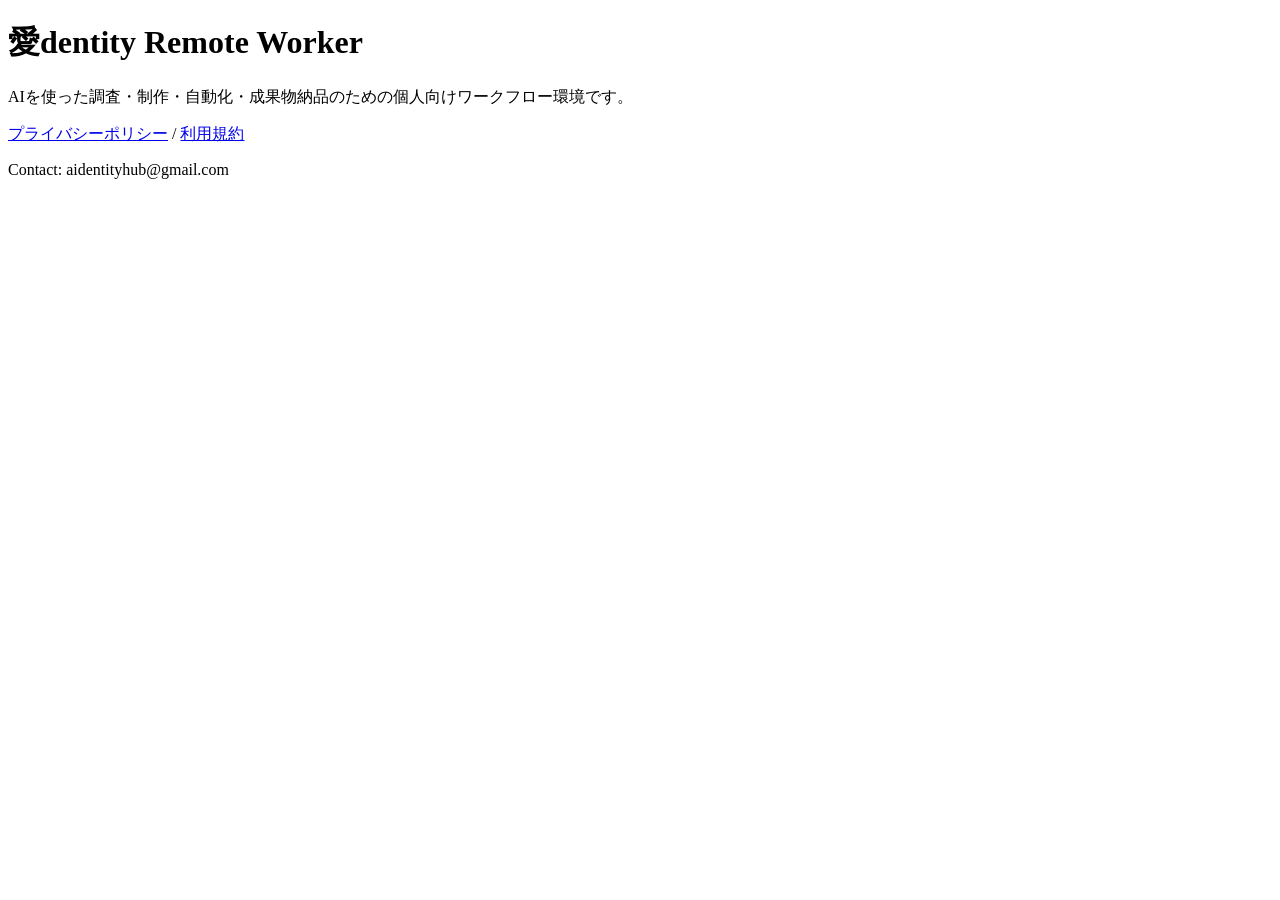
<file: index.html>
<!doctype html>
<html lang="ja">
<head>
<meta charset="utf-8">
<meta name="viewport" content="width=device-width,initial-scale=1">
<title>愛dentity Remote Worker</title>
</head>
<body>
<main>
<h1>愛dentity Remote Worker</h1>
<p>AIを使った調査・制作・自動化・成果物納品のための個人向けワークフロー環境です。</p>
<p><a href="/privacy/">プライバシーポリシー</a> / <a href="/terms/">利用規約</a></p>
<p>Contact: aidentityhub@gmail.com</p>
</main>
</body>
</html>
</file>
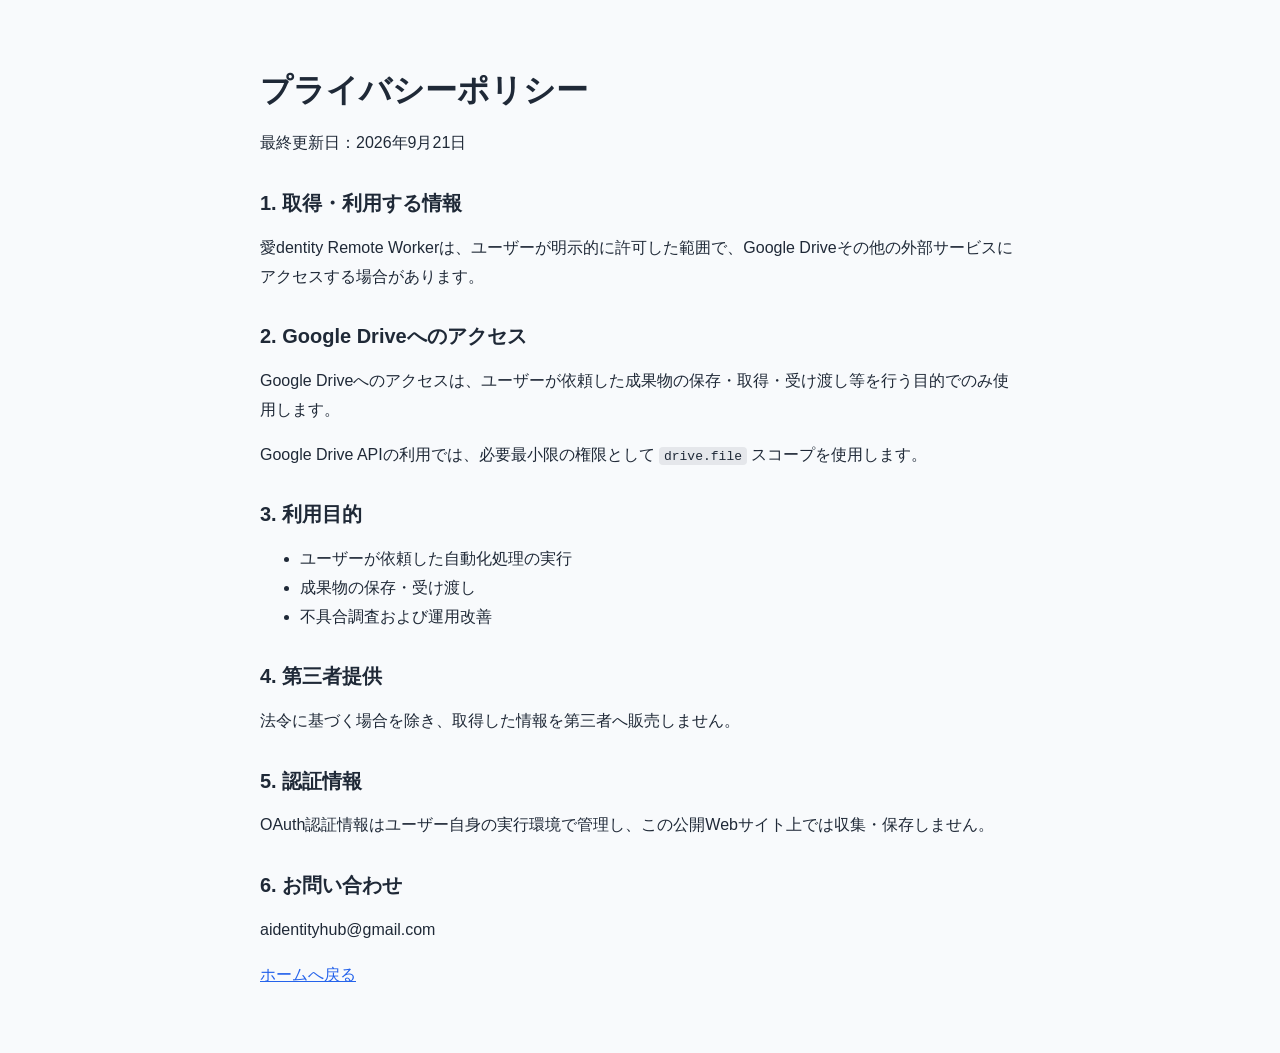
<file: privacy/index.html>
<!doctype html>
<html lang="ja">
<head>
<meta charset="utf-8">
<meta name="viewport" content="width=device-width,initial-scale=1">
<title>プライバシーポリシー | 愛dentity</title>
<link rel="stylesheet" href="/styles.css">
</head>
<body>
<main class="container">
<h1>プライバシーポリシー</h1>
<p>最終更新日：2026年9月21日</p>

<h2>1. 取得・利用する情報</h2>
<p>愛dentity Remote Workerは、ユーザーが明示的に許可した範囲で、Google Driveその他の外部サービスにアクセスする場合があります。</p>

<h2>2. Google Driveへのアクセス</h2>
<p>Google Driveへのアクセスは、ユーザーが依頼した成果物の保存・取得・受け渡し等を行う目的でのみ使用します。</p>
<p>Google Drive APIの利用では、必要最小限の権限として <code>drive.file</code> スコープを使用します。</p>

<h2>3. 利用目的</h2>
<ul>
<li>ユーザーが依頼した自動化処理の実行</li>
<li>成果物の保存・受け渡し</li>
<li>不具合調査および運用改善</li>
</ul>

<h2>4. 第三者提供</h2>
<p>法令に基づく場合を除き、取得した情報を第三者へ販売しません。</p>

<h2>5. 認証情報</h2>
<p>OAuth認証情報はユーザー自身の実行環境で管理し、この公開Webサイト上では収集・保存しません。</p>

<h2>6. お問い合わせ</h2>
<p>aidentityhub@gmail.com</p>

<p><a href="/">ホームへ戻る</a></p>
</main>
</body>
</html>
</file>
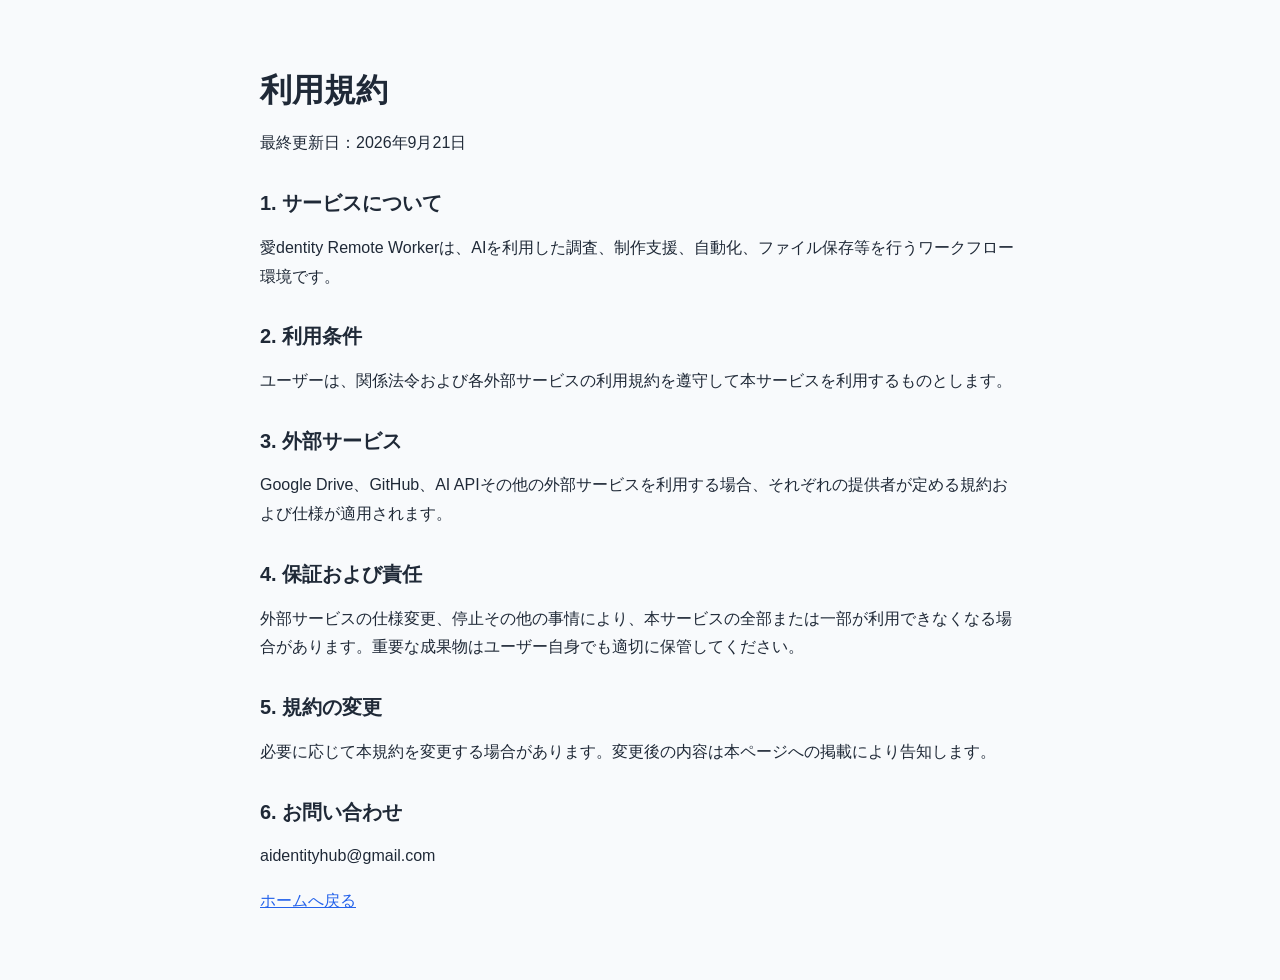
<file: terms/index.html>
<!doctype html>
<html lang="ja">
<head>
<meta charset="utf-8">
<meta name="viewport" content="width=device-width,initial-scale=1">
<title>利用規約 | 愛dentity</title>
<link rel="stylesheet" href="/styles.css">
</head>
<body>
<main class="container">
<h1>利用規約</h1>
<p>最終更新日：2026年9月21日</p>

<h2>1. サービスについて</h2>
<p>愛dentity Remote Workerは、AIを利用した調査、制作支援、自動化、ファイル保存等を行うワークフロー環境です。</p>

<h2>2. 利用条件</h2>
<p>ユーザーは、関係法令および各外部サービスの利用規約を遵守して本サービスを利用するものとします。</p>

<h2>3. 外部サービス</h2>
<p>Google Drive、GitHub、AI APIその他の外部サービスを利用する場合、それぞれの提供者が定める規約および仕様が適用されます。</p>

<h2>4. 保証および責任</h2>
<p>外部サービスの仕様変更、停止その他の事情により、本サービスの全部または一部が利用できなくなる場合があります。重要な成果物はユーザー自身でも適切に保管してください。</p>

<h2>5. 規約の変更</h2>
<p>必要に応じて本規約を変更する場合があります。変更後の内容は本ページへの掲載により告知します。</p>

<h2>6. お問い合わせ</h2>
<p>aidentityhub@gmail.com</p>

<p><a href="/">ホームへ戻る</a></p>
</main>
</body>
</html>
</file>
<file: styles.css>
:root{font-family:-apple-system,BlinkMacSystemFont,"Segoe UI",sans-serif;color:#1f2937;background:#f8fafc}
body{margin:0}
.container{max-width:760px;margin:0 auto;padding:48px 20px}
h1{font-size:2rem;margin-bottom:1rem}
h2{margin-top:2rem;font-size:1.25rem}
p,li{line-height:1.8}
a{color:#2563eb}
code{background:#e5e7eb;padding:.1rem .3rem;border-radius:.25rem}
</file>
